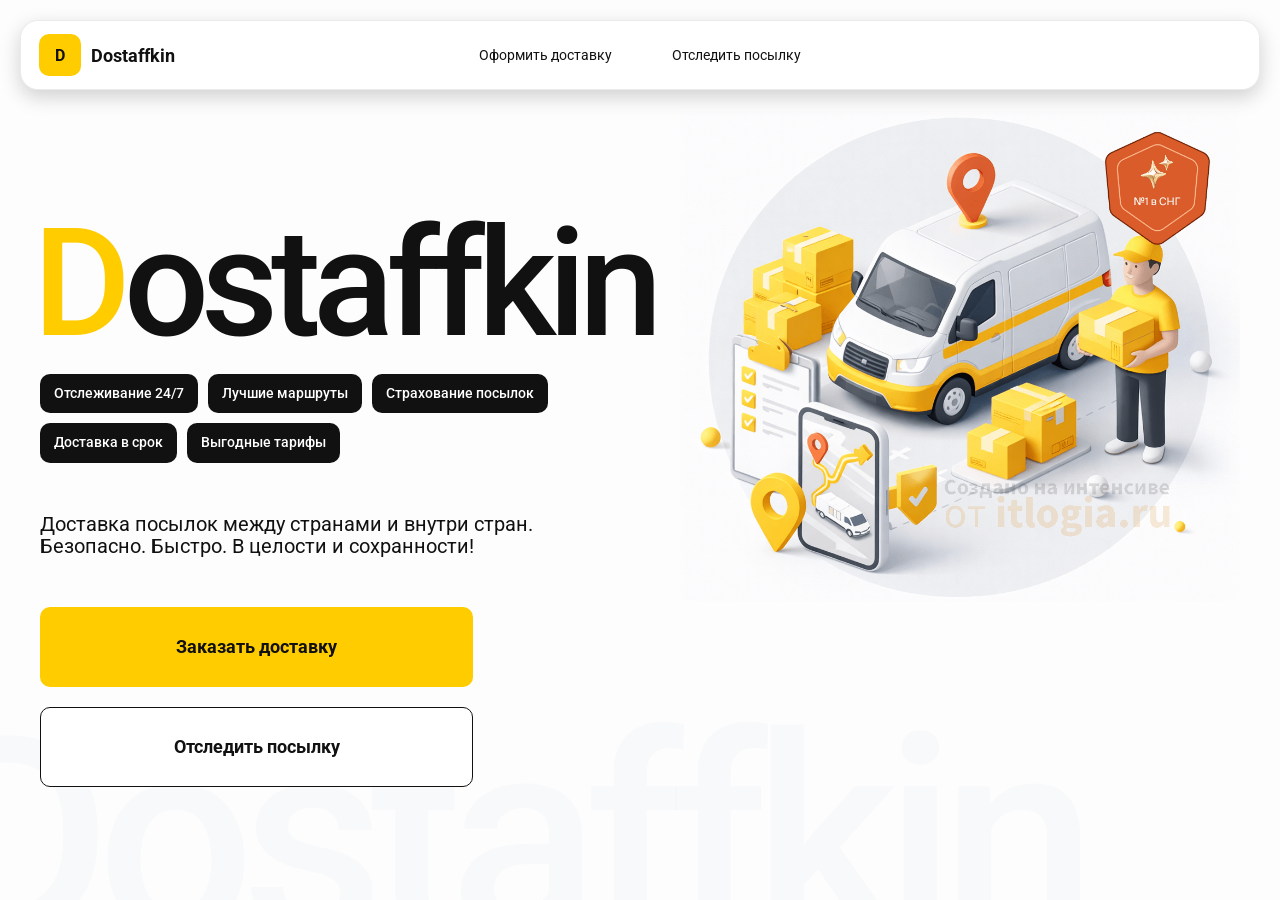
<file: index.html>
<!doctype html>
<html lang="ru">

<head>
    <meta charset="utf-8" />
    <meta name="viewport" content="width=device-width,initial-scale=1,maximum-scale=1,user-scalable=0" />
    <title>Dostaffkin — Доставка посылок между странами и внутри стран. Безопасно. Быстро. В целости и сохранности!
    </title>

    <link rel="stylesheet" href="styles/base.css">
    <link rel="stylesheet" href="styles/base_adaptive.css">
    <link rel="stylesheet" href="styles/index.css">
    <link rel="stylesheet" href="styles/index_adaptive.css">



</head>

<body>

    <div class="container">

        <header class="header">
            <a class="header-brand" href="#">
                <div class="header-logo">D</div>
                <div class="header-title">Dostaffkin</div>
            </a>

            <nav class="header-menu">
                <a class="header-link" href="./order.html">Оформить <span>доставку</span></a>
                <a class="header-link" href="./track.html">Отследить <span>посылку</span></a>
            </nav>
        </header>

        <main class="main">
            <section class="main-info">
                <div class="main-title">
                    <span>D</span>ostaffkin
                </div>
                <div class="main-features">
                    <div class="main-feature">Отслеживание 24/7</div>
                    <div class="main-feature">Лучшие маршруты</div>
                    <div class="main-feature">Страхование посылок</div>
                    <div class="main-feature">Доставка в срок</div>
                    <div class="main-feature">Выгодные тарифы</div>
                </div>
                <div class="main-description">
                    Доставка посылок между странами и внутри стран.
                    Безопасно. Быстро. В целости и сохранности!
                </div>
                <div class="main-actions">
                    <a class="button" type="button" href="./order.html">Заказать доставку</a>
                    <a class="button button-white" type="button" href="./track.html">Отследить посылку</a>
                </div>
            </section>
            <div class="main-title-ghost">Dostaffkin</div>
            <section class="main-image">
                <img src="images/main-image.png" alt="Main image" />
            </section>

        </main>

    </div>


</body>

</html>
</file>
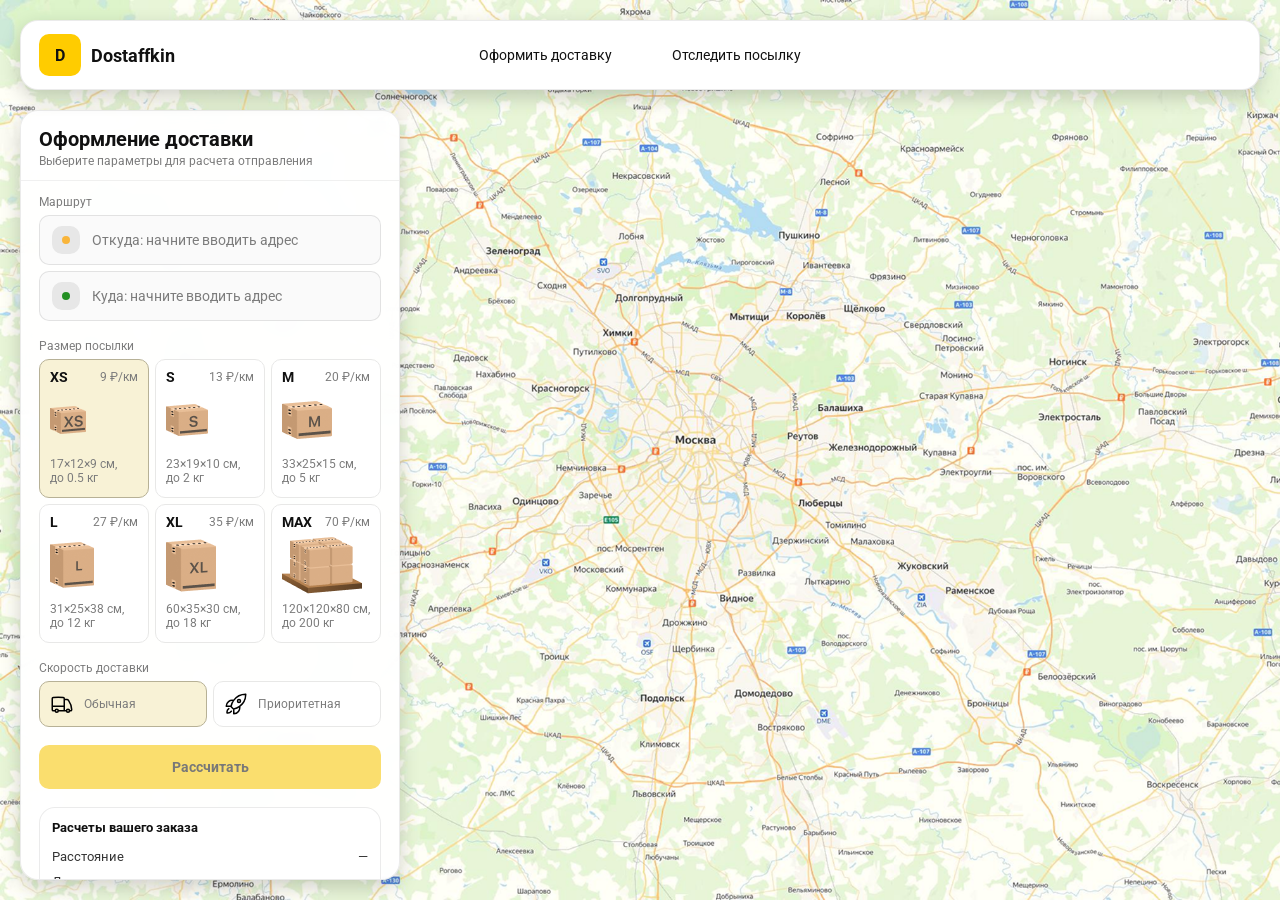
<file: order.html>
<!doctype html>
<html lang="ru">

<head>
    <meta charset="utf-8" />
    <meta name="viewport" content="width=device-width,initial-scale=1,maximum-scale=1,user-scalable=0" />
    <title>Оформление доставки</title>

    <link rel="stylesheet" href="styles/base.css" />
    <link rel="stylesheet" href="styles/base_adaptive.css" />

    <link rel="stylesheet" href="styles/order.css" />
    <link rel="stylesheet" href="styles/order_adaptive.css" />
</head>

<body>

    <div id="map"></div>

    <header class="header">
        <a class="header-brand" href="./index.html">
            <div class="header-logo">D</div>
            <div class="header-title">Dostaffkin</div>
        </a>

        <nav class="header-menu">
            <a class="header-link" href="#">Оформить <span>доставку</span></a>
            <a class="header-link" href="./track.html">Отследить <span>посылку</span></a>
        </nav>
    </header>

    <aside class="main" id="sidebar">
        <div class="main-header">
            <div class="main-title">Оформление доставки</div>
            <div class="main-text">Выберите параметры для расчета отправления</div>
        </div>

        <div class="main-content">
            <div class="main-route">
                <div class="main-block-title">Маршрут</div>
                <div class="main-fields">
                    <div class="main-field" id="fromField">
                        <div class="main-pin"></div>
                        <input id="from" placeholder="Откуда: начните вводить адрес" autocomplete="off" />
                        <div class="main-ac" id="fromAc" role="listbox" aria-label="Подсказки адресов"></div>
                    </div>

                    <div class="main-field" id="toField">
                        <div class="main-pin"></div>
                        <input id="to" placeholder="Куда: начните вводить адрес" autocomplete="off" />
                        <div class="main-ac" id="toAc" role="listbox" aria-label="Подсказки адресов"></div>
                    </div>
                </div>
            </div>

            <div class="main-package">
                <div class="main-block-title">Размер посылки</div>

                <div class="main-sizes">
                    <div class="main-size-card is-active" data-value="xs">
                        <div class="main-size-top">
                            <div class="main-size-label">XS</div>
                            <div class="main-size-rate">9 ₽/км</div>
                        </div>
                        <div class="main-size-media">
                            <img src="images/sizes/xs.png" alt="Короб XS" />
                        </div>
                        <div class="main-size-description">17×12×9 см,<br>до 0.5 кг</div>
                    </div>

                    <div class="main-size-card" data-value="s">
                        <div class="main-size-top">
                            <div class="main-size-label">S</div>
                            <div class="main-size-rate">13 ₽/км</div>
                        </div>
                        <div class="main-size-media">
                            <img src="images/sizes/s.png" alt="Короб S" />
                        </div>
                        <div class="main-size-description">23×19×10 см,<br>до 2 кг</div>
                    </div>

                    <div class="main-size-card" data-value="m">
                        <div class="main-size-top">
                            <div class="main-size-label">M</div>
                            <div class="main-size-rate">20 ₽/км</div>
                        </div>
                        <div class="main-size-media">
                            <img src="images/sizes/m.png" alt="Короб M" />
                        </div>
                        <div class="main-size-description">33×25×15 см,<br>до 5 кг</div>
                    </div>

                    <div class="main-size-card" data-value="l">
                        <div class="main-size-top">
                            <div class="main-size-label">L</div>
                            <div class="main-size-rate">27 ₽/км</div>
                        </div>
                        <div class="main-size-media">
                            <img src="images/sizes/l.png" alt="Короб L" />
                        </div>
                        <div class="main-size-description">31×25×38 см,<br>до 12 кг</div>
                    </div>

                    <div class="main-size-card" data-value="xl">
                        <div class="main-size-top">
                            <div class="main-size-label">XL</div>
                            <div class="main-size-rate">35 ₽/км</div>
                        </div>
                        <div class="main-size-media">
                            <img src="images/sizes/xl.png" alt="Короб XL" />
                        </div>
                        <div class="main-size-description">60×35×30 см,<br>до 18 кг</div>
                    </div>

                    <div class="main-size-card" data-value="max">
                        <div class="main-size-top">
                            <div class="main-size-label">MAX</div>
                            <div class="main-size-rate">70 ₽/км</div>
                        </div>
                        <div class="main-size-media main-size-media-palleta">
                            <img src="images/sizes/max.png" alt="Паллета" />
                        </div>
                        <div class="main-size-description">120×120×80 см,<br>до 200 кг</div>
                    </div>
                </div>
            </div>

            <div class="main-speed">
                <div class="main-block-title">Скорость доставки</div>

                <div class="main-speeds">
                    <div class="main-speed-card is-active" data-value="regular">
                        <img class="main-speed-media" src="images/icons/regular.svg" alt="Regular" />
                        <div class="main-speed-description">Обычная</div>
                    </div>
                    <div class="main-speed-card" data-value="fast">
                        <img class="main-speed-media" src="images/icons/fast.svg" alt="Fast" />
                        <div class="main-speed-description">Приоритетная</div>
                    </div>

                </div>
            </div>

            <div class="main-calculate-block">
                <button id="calc" class="button calculate-button" type="button" disabled>Рассчитать</button>
            </div>

            <div class="main-result" id="result">
                <div class="main-result-title">Расчеты вашего заказа</div>
                <div class="main-result-lines">
                    <div class="main-result-line"><span>Расстояние</span><span id="distanceValue">—</span></div>
                    <div class="main-result-line"><span>Доставим через</span><span id="durationValue">—</span></div>
                    <div class="main-result-line"><span>Тариф</span><span id="rateValue">—</span></div>
                </div>
                <div class="main-price">
                    <div class="main-price-label">Итого</div>
                    <div class="main-price-value" id="totalValue">—</div>
                </div>
            </div>

            <div class="main-order-box">
                <div class="main-order-form" id="orderForm">
                    <div class="main-order-title">Оформление доставки</div>
                    <div class="main-block-info-row">
                        <div class="main-block-title">Контакты</div>
                        <div class="order-fields">
                            <div class="main-field">
                                <input id="customerName" placeholder="Ваше имя" autocomplete="off" />
                            </div>
                            <div class="main-field">
                                <input id="customerPhone" placeholder="Ваш телефон" autocomplete="off"
                                    inputmode="tel" />
                            </div>
                        </div>
                    </div>
                    <div class="main-block-info-row extra-info">
                        <div class="main-block-title">Дополнительная информация</div>
                        <div class="main-field textarea">
                            <textarea id="comment" placeholder="Детали доставки и комментарии"></textarea>
                        </div>
                    </div>
                    <button id="submit" class="button main-submit-request" type="button" disabled>Отправить
                        заявку
                    </button>
                </div>

                <div class="main-order-success" id="orderSuccess">
                    <div class="main-success-icon">✓</div>
                    <div class="main-success-title">Заявка отправлена!</div>
                    <div class="main-success-title">Номер отправления – <span id="orderId"></span></div>
                    <div class="main-success-subtitle">Мы скоро свяжемся с вами</div>
                </div>
            </div>

        </div>

    </aside>

</body>

</html>
</file>
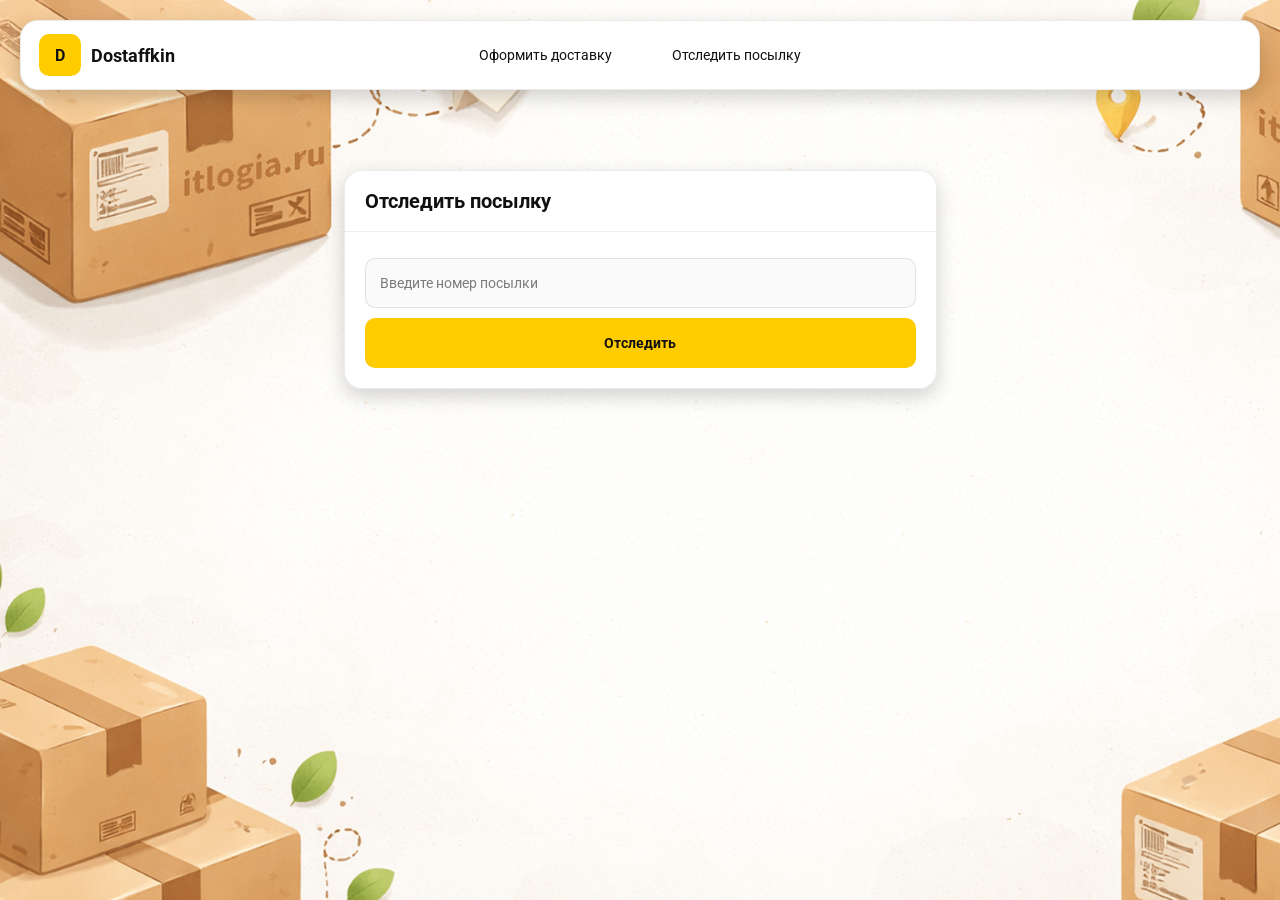
<file: track.html>
<!doctype html>
<html lang="ru">

<head>
    <meta charset="utf-8" />
    <meta name="viewport" content="width=device-width,initial-scale=1,maximum-scale=1,user-scalable=0" />
    <title>Отследить посылку</title>
    <link rel="stylesheet" href="styles/base.css" />
    <link rel="stylesheet" href="styles/base_adaptive.css" />

    <link rel="stylesheet" href="styles/track.css" />
    <link rel="stylesheet" href="styles/track_adaptive.css" />
</head>

<body>

    <div class="container">

        <header class="header">
            <a class="header-brand" href="./index.html">
                <div class="header-logo">D</div>
                <div class="header-title">Dostaffkin</div>
            </a>

            <nav class="header-menu">
                <a class="header-link" href="./order.html">Оформить <span>доставку</span></a>
                <a class="header-link" href="#">Отследить <span>посылку</span></a>
            </nav>
        </header>

        <main class="track-content">

            <section class="track-card track-search">
                <div class="track-title">Отследить посылку</div>
                <div class="track-action">
                    <div class="main-field track-field">
                        <input id="trackNumber" placeholder="Введите номер посылки" autocomplete="off" />
                    </div>
                    <button id="trackButton" class="button track-button" type="button">Отследить</button>
                </div>
            </section>

            <section class="track-card track-result" id="trackResult">
                <div class="track-result-header">
                    <div class="track-id" id="trackIdValue"></div>
                    <div class="track-routes">
                        <div class="track-route">
                            <div class="track-route-pin">
                                <svg xmlns="http://www.w3.org/2000/svg" fill="none" viewBox="0 0 24 24"
                                    stroke-width="1.5" stroke="orange" class="size-6">
                                    <path stroke-linecap="round" stroke-linejoin="round"
                                        d="M15 10.5a3 3 0 1 1-6 0 3 3 0 0 1 6 0Z" />
                                    <path stroke-linecap="round" stroke-linejoin="round"
                                        d="M19.5 10.5c0 7.142-7.5 11.25-7.5 11.25S4.5 17.642 4.5 10.5a7.5 7.5 0 1 1 15 0Z" />
                                </svg>
                            </div>
                            <div class="track-route-address" id="trackFromValue">
                                Откуда: Москва, улица Арбат, 1
                            </div>
                        </div>
                        <div class="track-route track-route-arrow">
                            <svg xmlns="http://www.w3.org/2000/svg" fill="none" viewBox="0 0 24 24" stroke-width="1.5"
                                stroke="currentColor" class="size-6">
                                <path stroke-linecap="round" stroke-linejoin="round"
                                    d="M19.5 13.5 12 21m0 0-7.5-7.5M12 21V3" />
                            </svg>
                        </div>
                        <div class="track-route">
                            <div class="track-route-pin">
                                <svg xmlns="http://www.w3.org/2000/svg" fill="none" viewBox="0 0 24 24"
                                    stroke-width="1.5" stroke="green" class="size-6">
                                    <path stroke-linecap="round" stroke-linejoin="round"
                                        d="M15 10.5a3 3 0 1 1-6 0 3 3 0 0 1 6 0Z" />
                                    <path stroke-linecap="round" stroke-linejoin="round"
                                        d="M19.5 10.5c0 7.142-7.5 11.25-7.5 11.25S4.5 17.642 4.5 10.5a7.5 7.5 0 1 1 15 0Z" />
                                </svg>
                            </div>
                            <div class="track-route-address" id="trackToValue">
                                Куда: Минск, проспект Независимости, 58
                            </div>
                        </div>
                    </div>
                </div>
                <div class="track-info">
                    <div class="track-status-title">Статус данной посылки:</div>
                    <div class="track-status-list" id="trackStatusList">


                        <div class="track-status created">
                            <img src="images/icons/created.svg" class="track-status-icon" alt="Created">
                            <div class="track-status-text">
                                <div class="track-status-text-state">Создан</div>
                                <div class="track-status-text-date">10.01.2026</div>
                            </div>
                        </div>

                        <div class="track-status in-way">
                            <img src="images/icons/in-way.svg" class="track-status-icon" alt="In way">
                            <div class="track-status-text">
                                <div class="track-status-text-state">В пути: Москва</div>
                                <div class="track-status-text-date">18.01.2026</div>
                            </div>
                        </div>

                        <div class="track-status ready">
                            <img src="images/icons/ready.svg" class="track-status-icon" alt="Ready">
                            <div class="track-status-text">
                                <div class="track-status-text-state">Готов к выдаче</div>
                                <div class="track-status-text-date">25.01.2026</div>
                            </div>
                        </div>

                        <div class="track-status done">
                            <img src="images/icons/done.svg" class="track-status-icon" alt="Done">
                            <div class="track-status-text">
                                <div class="track-status-text-state">Вручен</div>
                                <div class="track-status-text-date">27.01.2026</div>
                            </div>
                        </div>

                    </div>
                </div>
            </section>
        </main>
    </div>

</body>

</html>
</file>
<file: styles/base.css>
*, *::before, *::after {
    box-sizing: border-box;
}

@font-face {
    font-family: "Roboto";
    src: url("../fonts/Roboto-Regular.ttf");
    font-weight: normal;
}

@font-face {
    font-family: "Roboto";
    src: url("../fonts/Roboto-Bold.ttf");
    font-weight: bold;
}

@font-face {
    font-family: "Roboto";
    src: url("../fonts/Roboto-Medium.ttf");
    font-weight: 500;
}

html, body {
    margin: 0;
    color: #111111;
    font-family: "Roboto", sans-serif;
}

body {
    background: #FDFDFD;
}

.header {
    border-radius: 18px;
    box-shadow: 0 7px 20px 0 #0000002E;
    backdrop-filter: blur(10px);
    background: #ffffff;
    left: 20px;
    border: 1px solid rgba(0, 0, 0, 0.08);
    position: fixed;
    right: 20px;
    top: 20px;
    padding: 14px 18px;
    height: 70px;
    display: flex;
    align-items: center;
    z-index: 6;
}

.header-brand {
    display: flex;
    align-items: center;
    text-decoration: none;
    gap: 10px;
}

.header-logo {
    width: 42px;
    height: 42px;
    border-radius: 10px;
    background: #FFCC00;
    display: grid;
    place-items: center;
    font-weight: bold;
    color: #111;
}

.header-title {
    font-size: 18px;
    font-weight: bold;
    color: #111111;
    text-decoration: none;
}

.header-menu {
    display: flex;
    align-items: center;
    gap: 60px;
    margin: 0;
    position: absolute;
    left: 50%;
    transform: translateX(-50%);
}

.header-link {
    font-size: 14px;
    color: #111111;
    text-decoration: none;
}

.button {
    border: 0;
    outline: none;
    height: 44px;
    border-radius: 10px;
    font-size: 14px;
    font-weight: bold;
    cursor: pointer;
    font-family: inherit;
    transition: transform .08s ease, opacity .12s ease;
    background: #ffcc00;
    color: #111111;
    text-align: center;
    text-decoration: none;
}

.button:hover {
    background-color: #E5BC19;
}

.button:disabled {
    cursor: not-allowed;
    background-color: #FADE6E;
    color: #787878;
    transform: none;
}

.button.button-white {
    background: #ffffff;
    border: 1px solid #111111;
}

.button.button-white:hover {
    background: rgb(241 241 241);
}

.main-field {
    display: flex;
    align-items: center;
    margin-top: 6px;
    gap: 10px;
    border: 1px solid #1111111A;
    background: #FAFAFA;
    border-radius: 10px;
    padding: 10px 12px;
    position: relative;
    box-sizing: border-box;
    height: 50px;
}

.main-field.textarea {
    height: auto;
}

.main-pin {
    width: 28px;
    height: 28px;
    border-radius: 10px;
    background: rgba(17, 17, 17, 0.08);
    display: grid;
    place-items: center;
    flex: 0 0 auto;
    position: relative;
}

.main-pin::before {
    content: "";
    width: 8px;
    height: 8px;
    border-radius: 999px;
    background: orange;
    opacity: .75;
    display: block;
}

.main-field:last-child .main-pin::before {
    background: green;
    opacity: .85;
}

input, textarea {
    width: 100%;
    border: 0;
    outline: none;
    background: transparent;
    font-size: 14px;
    color: #111111;
    font-family: inherit;
}

textarea {
    resize: vertical;
    min-height: 72px;
    padding: 2px 0;
}

input::placeholder, textarea::placeholder {
    color: #7C7C7C;
}

.main-field:focus-within {
    border-color: rgba(0, 0, 0, 0.20);
    box-shadow: 0 0 0 4px rgba(255, 204, 0, 0.35);
    background: rgba(255, 255, 255, 0.75);
}
</file>
<file: styles/base_adaptive.css>
@media (max-width: 767px) {
    .header {
        left: 10px;
        right: 10px;
        top: 10px;
    }

    .header-link span {
        display: none;
    }

    .header-menu {
        gap: 20px;
        justify-content: flex-start;
        margin: 0 0 0 30px;
        position: static;
        transform: none;
    }
}

@media (max-width: 420px) {
    .header-title {
        display: none;
    }
}

@media (max-width: 374px) {
    .header-menu {
        gap: 10px;
        margin: 0 0 0 10px;
    }
}
</file>
<file: styles/index.css>
.container {
    overflow: hidden;
    min-height: 100vh;
}

.main {
    padding: 111px 40px 40px;
    position: relative;
    display: flex;
}

.main-info {
    max-width: 840px;
    width: 100%;
    position: relative;
}

.main-title {
    margin-top: 98px;
    font-weight: 500;
    font-size: 200px;
    line-height: 1;
    letter-spacing: -0.05em;
    color: #111111;
    left: -15px;
    position: relative;
}

.main-title span {
    color: #ffcc00;
}

.main-features {
    margin-top: 15px;
    display: flex;
    flex-wrap: wrap;
    gap: 10px;
}

.main-feature {
    background: #111111;
    color: #ffffff;
    padding: 12px 14px;
    font-weight: 500;
    font-size: 14px;
    line-height: 1.1;
    border-radius: 10px;
}

.main-description {
    margin-top: 50px;
    max-width: 500px;
    font-size: 20px;
    line-height: 1.1;
    color: #111111;
}

.main-actions {
    margin-top: 50px;
    display: flex;
    flex-direction: column;
    gap: 20px;
}

.main-actions .button {
    height: 80px;
    width: 433px;
    font-size: 18px;
    font-weight: bold;
    place-items: center;
    display: grid;
}

.main-title-ghost {
    position: absolute;
    z-index: -1;
    left: -70px;
    bottom: -150px;
    font-weight: 500;
    font-size: 278px;
    line-height: 1;
    letter-spacing: -0.05em;
    color: #ECEDF04D;
}

.main-image {
    width: 1024px;
    top: 100px;
    z-index: -2;
}

.main-image img {
    width: 100%;
    max-width: 1024px;
    height: auto;
    display: block;
}
</file>
<file: styles/index_adaptive.css>
@media (max-width: 1760px) {
    .main-title {
        font-size: 150px;
        left: -7px;
    }

    .main-info {
        max-width: 640px;
    }
}

@media (max-width: 1200px) {
    .main-info {
        max-width: 540px;
    }

    .main {
        padding: 111px 20px 20px;
    }

    .main-title {
        font-size: 120px;
        left: -4px;
    }

    .main-title-ghost {
        font-size: 220px;
    }
}

@media (max-width: 1024px) {
    .main-title {
        margin-top: 30px;
    }

    .main {
        flex-direction: column-reverse;
    }

    .main-image {
        max-width: 350px;
        position: absolute;
        left: 370px;
        top: 370px;
    }

    .main-info {
        max-width: 100%;
    }

    .main-actions {
        gap: 10px;
    }

    .main-actions .button {
        height: 50px;
        font-size: 14px;
        width: auto;
        max-width: 300px;
    }

    .main-description {
        max-width: 350px;
    }
}

@media (max-width: 570px) {
    .main-title {
        font-size: 88px;
    }

    .main-description {
        max-width: 100%
    }

    .main-actions {
       width: 100%;
    }

    .main-actions .button {
        width: 100%;
        max-width: 100%
    }

    .main-image {
        max-width: 650px;
        position: absolute;
        left: 170px;
        top: 70px;
        opacity: 0.2;
    }
}

@media (max-width: 400px) {
    .main-title {
        font-size: 70px;
    }
}
</file>
<file: styles/order.css>
#map {
    background-image: url("../images/order-bg.png");
    background-size: cover;
    position: fixed;
    inset: 0;
}


.main {
    border-radius: 18px;
    box-shadow: 0 7px 20px 0 #0000002E;
    backdrop-filter: blur(10px);
    background: rgba(255, 255, 255, 0.96);
    left: 20px;
    border: 1px solid rgba(0, 0, 0, 0.08);
    position: fixed;
    top: 110px;
    bottom: 20px;
    width: 380px;
    display: flex;
    flex-direction: column;
    overflow: hidden;
    z-index: 5;
}

.main-header {
    padding: 18px 18px 12px 18px;
    border-bottom: 1px solid rgba(0, 0, 0, 0.06);
    display: flex;
    flex-direction: column;
}

.main-title {
    font-size: 20px;
    line-height: 100%;
    font-weight: bold;
}

.main-text {
    font-size: 12px;
    margin-top: 5px;
    color: #7C7C7C;
}

.main-content {
    padding: 14px 18px 18px 18px;
    overflow: auto;
    scrollbar-width: none;
    display: flex;
    flex-direction: column;
    gap: 18px;
    flex: 1;
}

.main-block-title {
    font-size: 12px;
    color: #7C7C7C;
}

.main-route .main-block-title,
.main-package .main-block-title {
    margin-bottom: 6px;
}

.main-sizes {
    display: grid;
    gap: 6px;
    grid-template-columns: repeat(3, 1fr);
}

.main-size-card {
    border: 1px solid #E8E8E7;
    background: #FFFFFF;
    border-radius: 10px;
    padding: 10px;
    cursor: pointer;
    user-select: none;
    transition: transform .08s ease, border-color .12s ease, background .12s ease;
    min-height: 139px;
}

.main-size-card:hover {
    transform: translateY(-1px);
}

.main-size-card.is-active {
    background-color: #F8F2D6;
    border-color: #B7B196;
}

.main-size-top {
    display: flex;
    align-items: center;
    justify-content: space-between;
}

.main-size-label {
    font-weight: bold;
    font-size: 14px;
    color: #111111;
    line-height: 100%;
}

.main-size-rate {
    font-size: 12px;
    color: #7C7C7C;
    line-height: 100%;
}

.main-size-media {
    margin-top: 8px;
    height: 57px;
}

.main-size-description {
    margin-top: 8px;
    font-size: 12px;
    color: #7C7C7C;
    line-height: 1.2;
}

.calculate-button {
    width: 100%;
}

.main-result {
    border: 1px solid rgba(0, 0, 0, 0.08);
    background: rgba(255, 255, 255, 0.75);
    border-radius: 16px;
    padding: 12px;
    line-height: 1.25;
}

.main-result-title {
    font-weight: bold;
    font-size: 13px;
    color: #111111;
    margin-bottom: 13px;
}

.main-result-lines {
    gap: 8px;
    display: flex;
    flex-direction: column;
}

.main-result-line {
    font-size: 13px;
    color: rgba(17, 17, 17, 0.85);
    display: flex;
    justify-content: space-between;
}

.main-price {
    margin-top: 18px;
    padding-top: 10px;
    border-top: 1px dashed rgba(0, 0, 0, 0.12);
    display: flex;
    align-items: baseline;
    justify-content: space-between;
}

.main-price-label {
    font-size: 12px;
    color: rgba(17, 17, 17, 0.55);
}

.main-price-value {
    font-size: 20px;
    font-weight: bold;
    color: #111111;
    letter-spacing: -0.3px;
}

.main-order-box {
    background: #ffffff;
    border: 1px solid #E8E8E7;
    border-radius: 10px;
    padding: 12px;
}

.main-order-title {
    margin-bottom: 8px;
    font-weight: bold;
    font-size: 14px;
    color: #111111;
}

.main-block-info {
    display: flex;
    flex-direction: column;
    gap: 6px;
}

.order-fields {
    display: grid;
    grid-template-columns: 1fr 1fr;
    column-gap: 10px;
    margin-top: 6px;
}

.main-block-info-row.extra-info {
    display: block;
    margin-top: 13px;
}

.main-submit-request {
    width: 100%;
    margin-top: 6px;
}

.main-order-success {
    display: none;
    text-align: center;
    padding: 22px 12px;
    gap: 12px;
}

.main-order-success.is-visible {
    display: flex;
    flex-direction: column;
    align-items: center;
}

.main-success-icon {
    width: 56px;
    height: 56px;
    border-radius: 50%;
    background: #16a34a;
    color: #ffffff;
    display: grid;
    place-items: center;
    font-size: 30px;
}

.main-success-title {
    font-size: 14px;
    font-weight: bold;
    color: #111111;
}

.main-success-subtitle {
    font-size: 12px;
    color: rgba(17, 17, 17, 0.55);
    line-height: 1.3;
}

.main-speed .main-block-title {
    margin-bottom: 6px;
}

.main-speeds {
    display: grid;
    gap: 6px;
    grid-template-columns: repeat(2, 1fr);
}

.main-speed-card {
    border: 1px solid #E8E8E7;
    background: #FFFFFF;
    border-radius: 10px;
    padding: 10px;
    cursor: pointer;
    user-select: none;
    transition: transform .08s ease, border-color .12s ease, background .12s ease;
    display: flex;
    align-items: center;
    gap: 10px;
}

.main-speed-card:hover {
    transform: translateY(-1px);
}

.main-speed-card.is-active {
    background-color: #F8F2D6;
    border-color: #B7B196;
}

.main-speed-description {
    font-size: 12px;
    color: #7C7C7C;
    line-height: 1.2;
}
</file>
<file: styles/order_adaptive.css>
@media (max-width: 767px) {
    .main {
        left: 10px;
        right: 10px;
        top: 50%;
        bottom: 12px;
        width: auto;
        max-width: none;
    }
}

@media (max-width: 420px) {
    .main-sizes {
        grid-template-columns: repeat(2, 1fr);
    }
}
</file>
<file: styles/track.css>
.container {
    background: #F4F4F4 url("../images/track-bg.png");
    background-size: cover;
    min-height: 100vh;
    padding: 170px 0 50px 0;
}

.track-content {
    width: 593px;
    margin: 0 auto;
}

.track-card {
    width: 100%;
    border-radius: 18px;
    box-shadow: 0 7px 20px 0 #0000002E;
    backdrop-filter: blur(10px);
    background: rgba(255, 255, 255, 0.96);
    border: 1px solid rgba(0, 0, 0, 0.08);
}

.track-title {
    font-size: 20px;
    line-height: 100%;
    font-weight: bold;
    border-bottom: 1px solid #EEEEEE;
    padding: 20px;
}

.track-action {
    padding: 20px;
}

.track-button {
    width: 100%;
    height: 50px;
}

.track-field {
    margin-bottom: 10px;
}

.track-result {
    margin-top: 5px;
    display: none;
}

.track-result.is-visible {
    display: block;
}

.track-result-header {
    font-weight: bold;
    font-size: 14px;
    color: #111111;
    padding: 20px;
    border-bottom: 1px solid #EEEEEE;
}

.track-id {
    margin-bottom: 12px;
    font-size: 20px;
}

.track-routes {
    display: flex;
    flex-direction: column;
    gap: 10px;
    font-weight: normal;
}

.track-route {
    display: flex;
    align-items: center;
    gap: 10px;
}

.track-route-pin {
    width: 24px;
    height: 24px;
    flex-shrink: 0;
}

.track-route-arrow {
    padding: 15px 0;
    width: 24px;
    height: 24px;
}

.track-info {
    padding: 20px;
}

.track-status {
    display: flex;
    align-items: center;
    font-size: 12px;
    gap: 10px;
}

.track-status-title {
    font-size: 14px;
    color: #111111;
    margin-bottom: 20px;
}

.track-status-list {
    display: flex;
    flex-direction: column;
    gap: 15px;
}

.track-status-icon {
    width: 40px;
    height: 40px;
    border-radius: 50%;
    background: rgba(17, 17, 17, 0.08);
    display: grid;
    place-items: center;
    flex: 0 0 auto;
}

.track-status.created .track-status-icon {
    background-color: #F1CB00;
}

.track-status.in-way .track-status-icon {
    background-color: #F08A11;
}

.track-status.ready .track-status-icon {
    background-color: #A35D0A;
}

.track-status.done .track-status-icon {
    background-color: #37C93B;
}

.track-status-text {
    display: flex;
    align-items: center;
    justify-content: space-between;
    color: #111111;
    font-size: 12px;
    flex: 1;
}

.track-status-date {
    color: rgba(17, 17, 17, 0.55);
}
</file>
<file: styles/track_adaptive.css>
@media (max-width: 767px) {
    .container {
        padding: 130px 0 50px 0;
    }

    .track-content {
        width: 100%;
        padding-left: 10px;
        padding-right: 10px;
    }

    .track-result-header {
        padding: 20px;
    }
}
</file>
